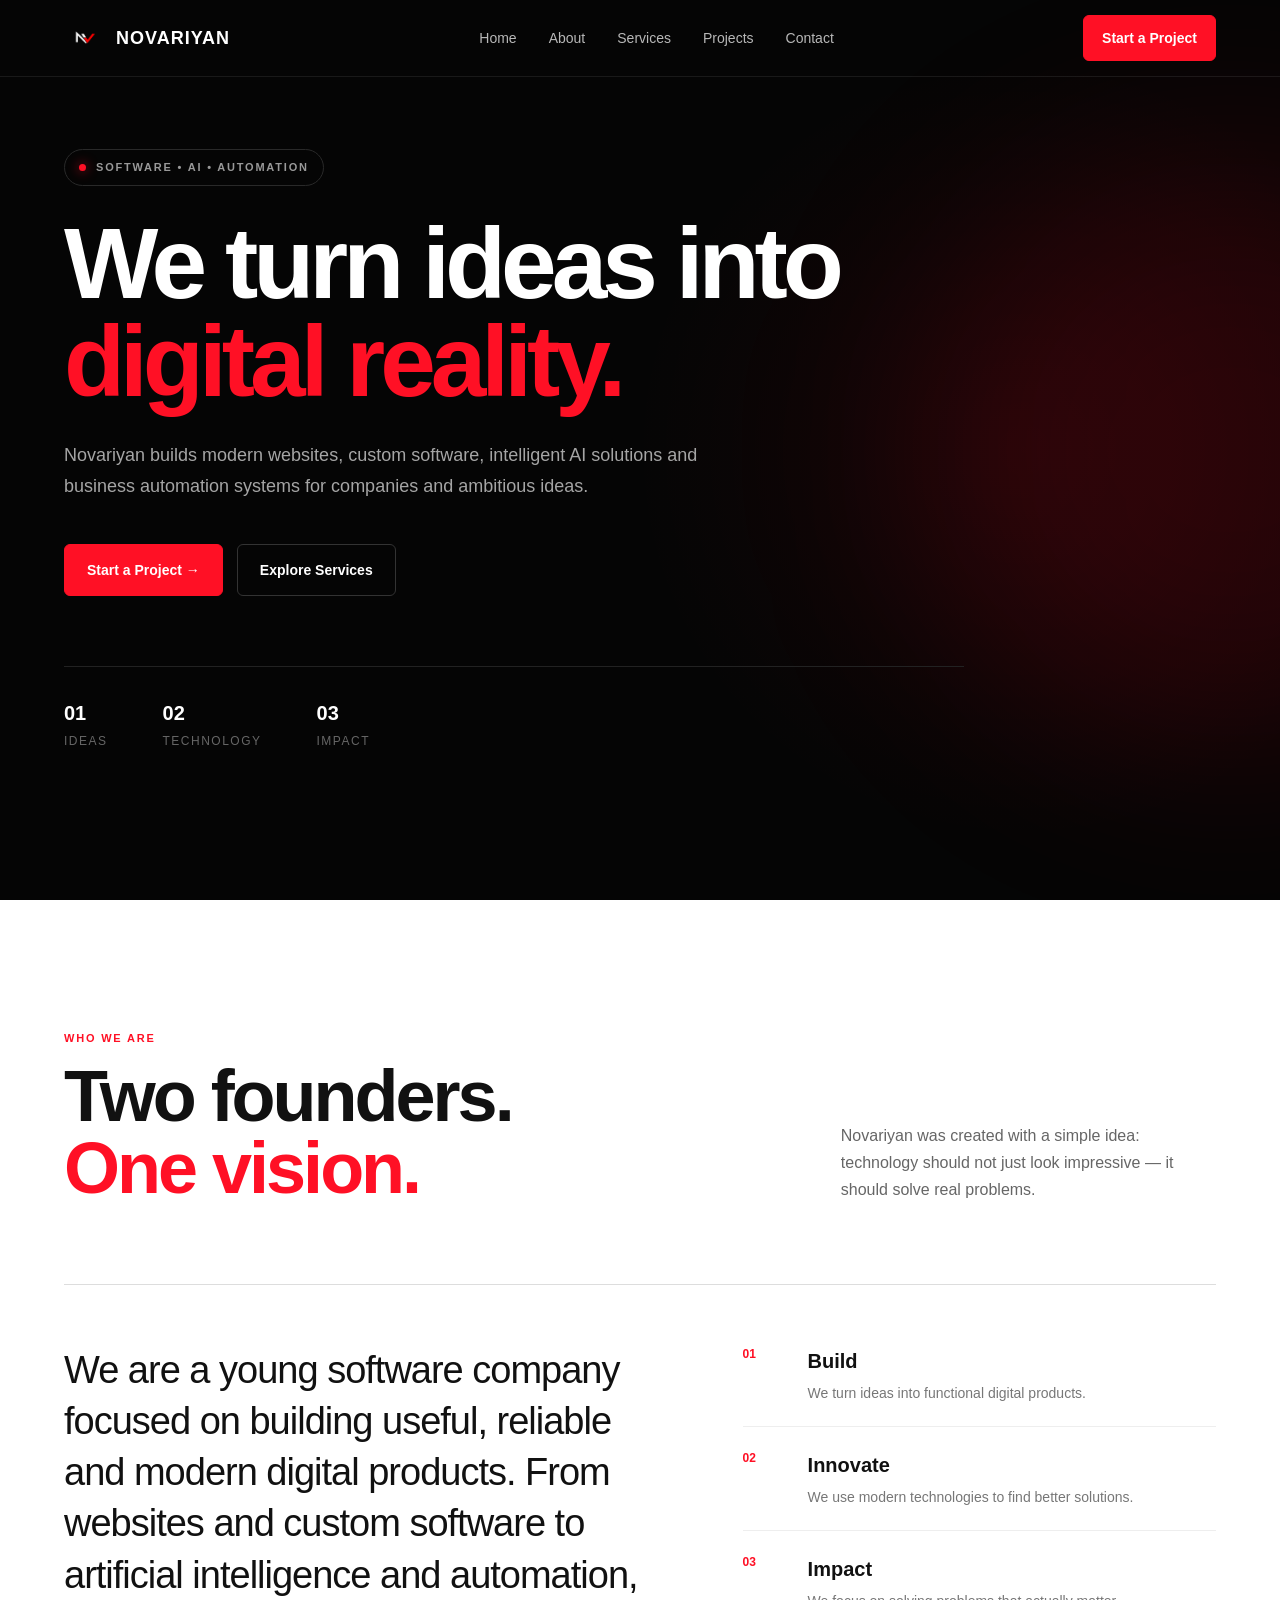
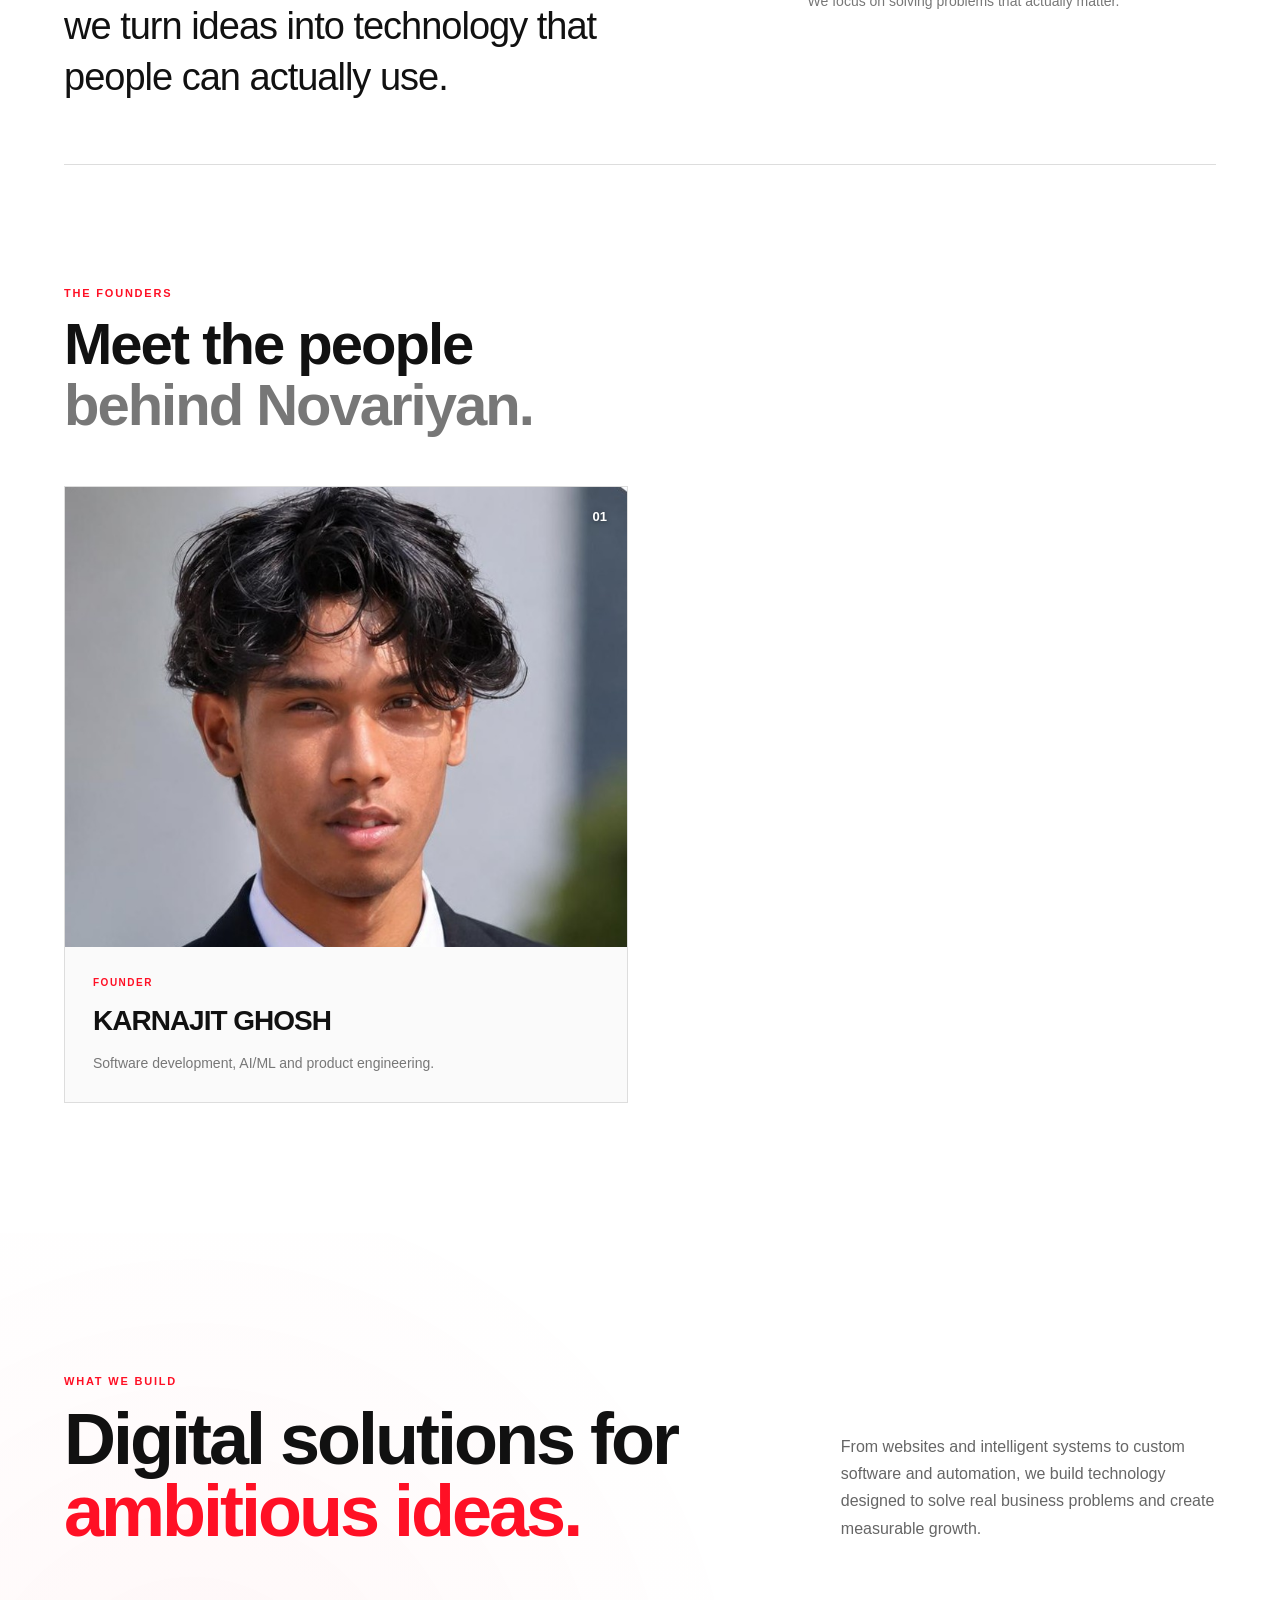
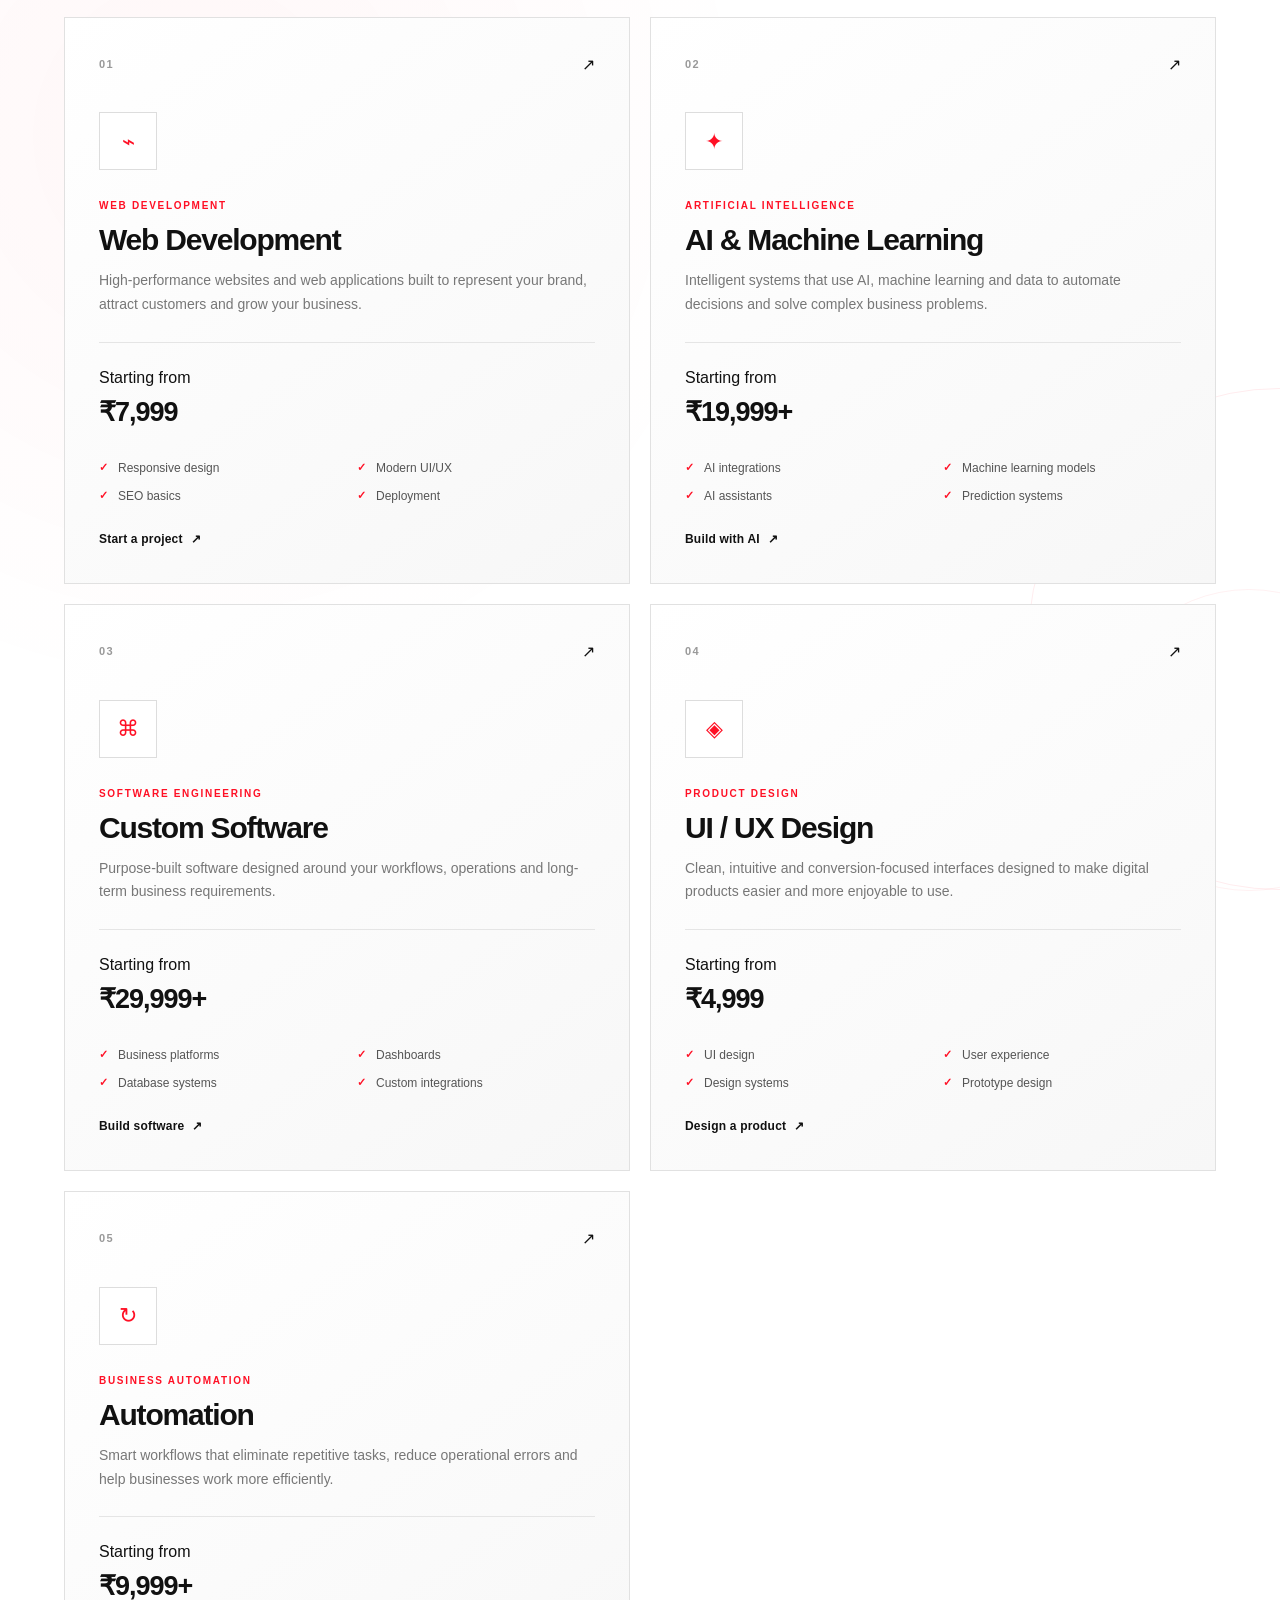
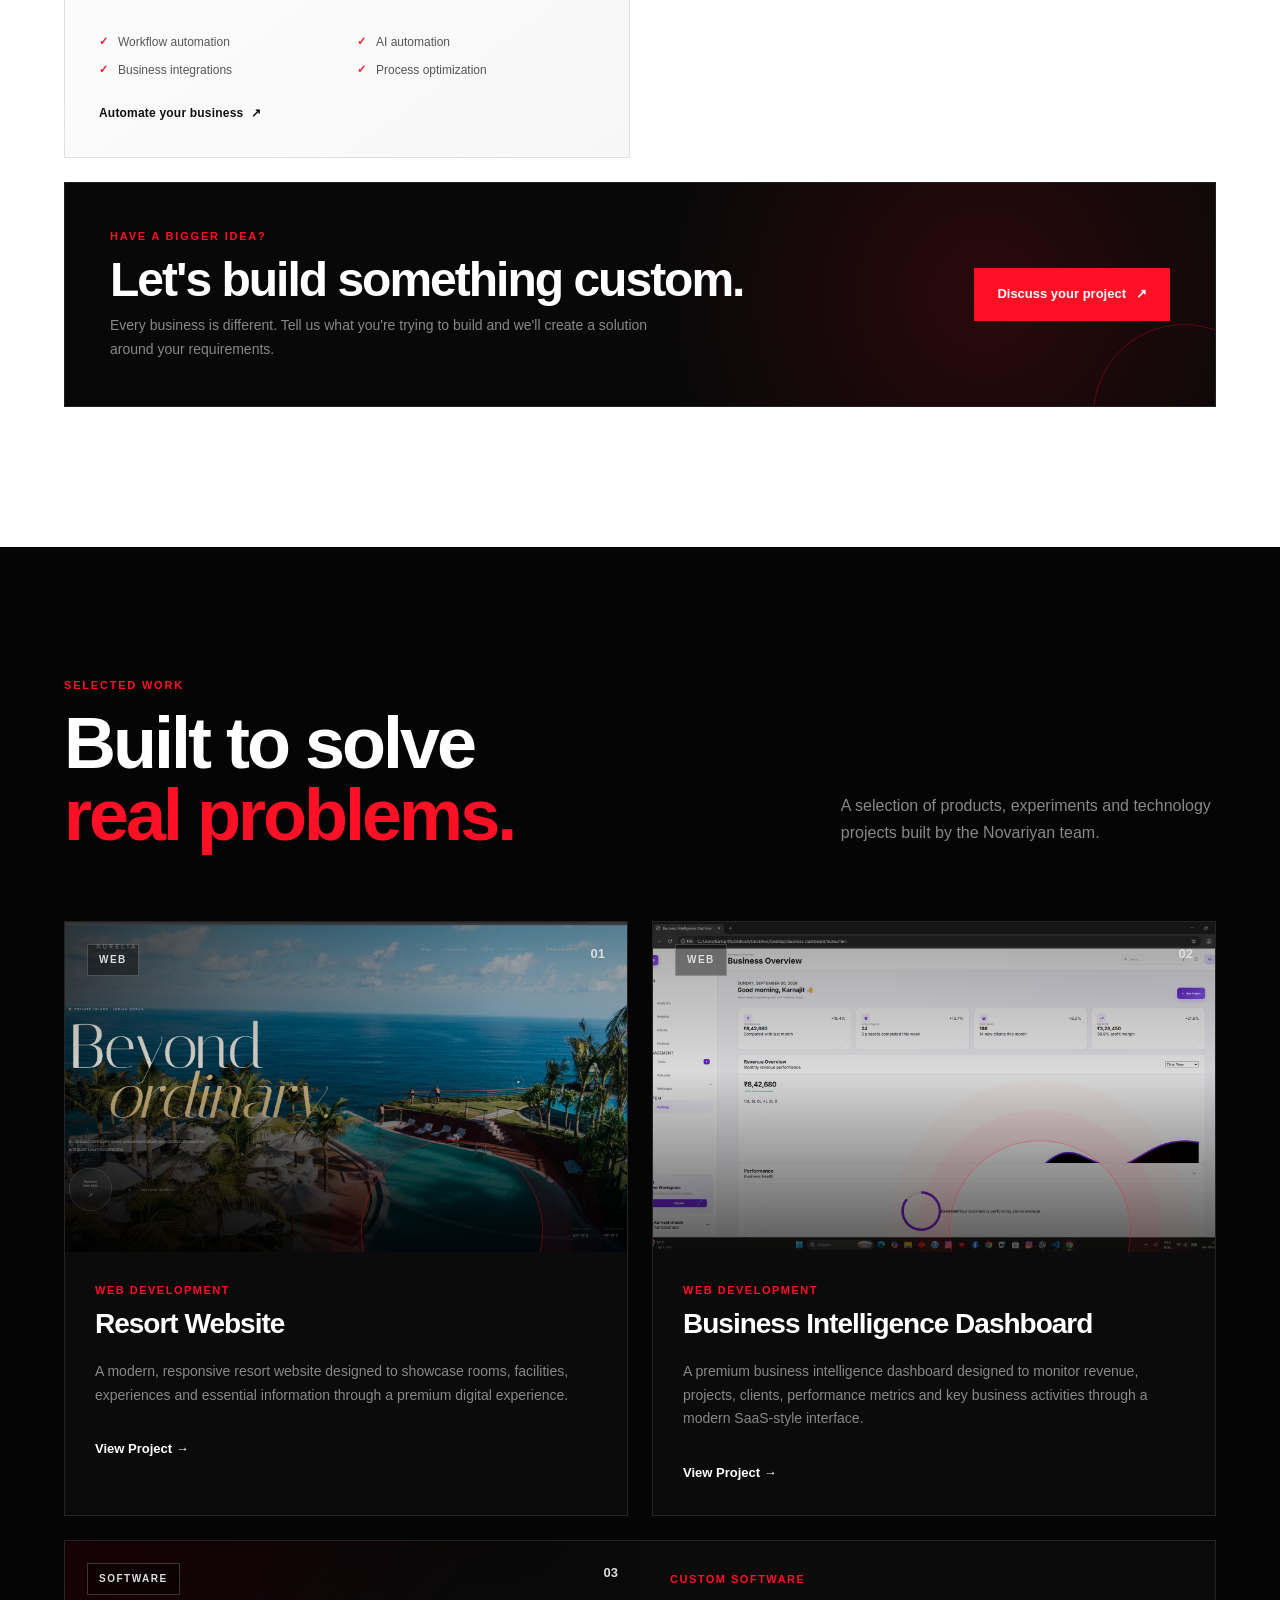
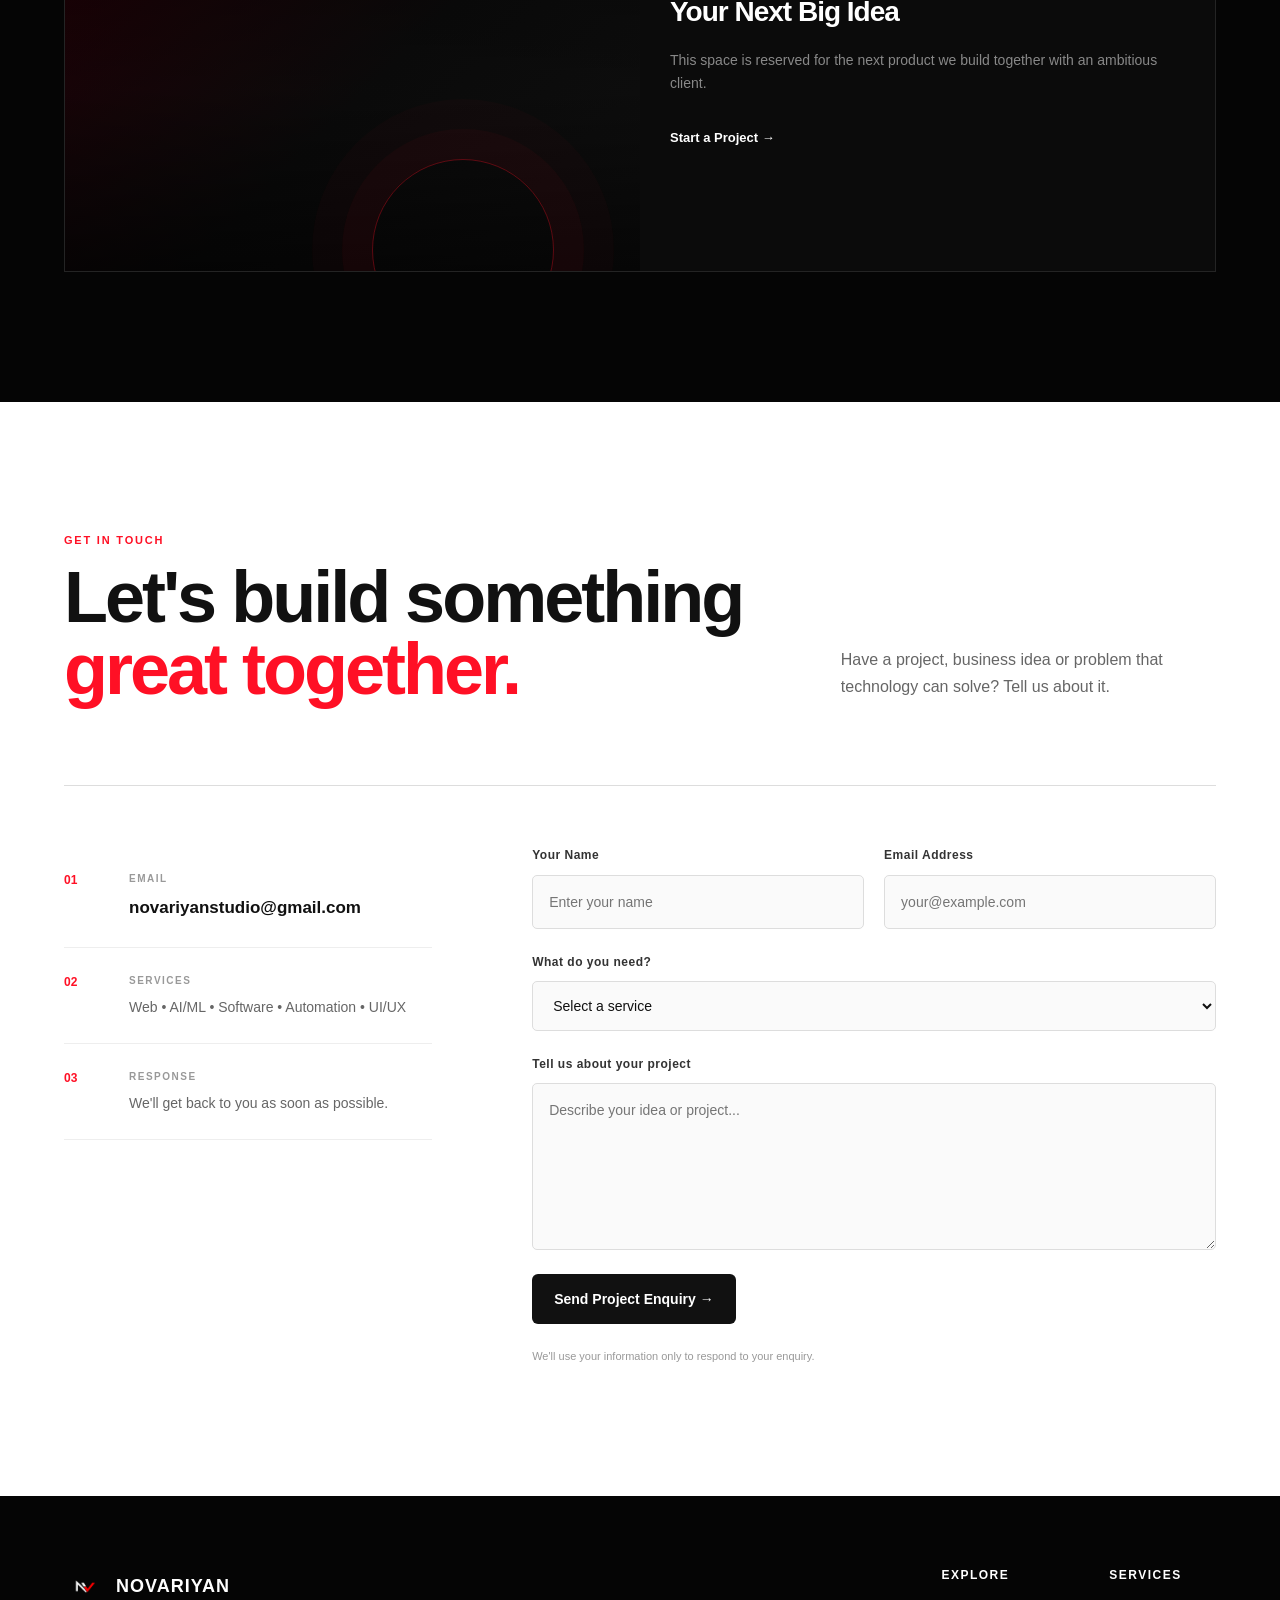
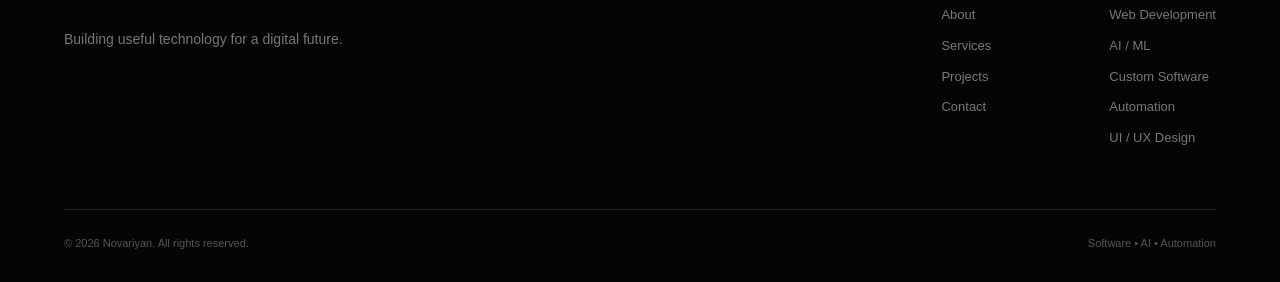
<file: index.html>
<!doctype html>
<html lang="en">

<head>
  <meta charset="UTF-8">

  <meta name="viewport" content="width=device-width, initial-scale=1.0">

  <title>Novariyan — Software, AI & Digital Solutions</title>

  <meta
    name="description"
    content="Novariyan builds modern websites, custom software, AI-powered solutions and business automation systems for ambitious ideas."
  >

  <meta
    name="keywords"
    content="Novariyan, software company, web development, AI, machine learning, custom software, automation, UI UX, digital solutions"
  >

  <meta name="author" content="Novariyan">

  <meta name="robots" content="index, follow">

  <!-- Theme -->
  <meta name="theme-color" content="#050505">

  <!-- Favicon -->
  <link rel="icon" type="image/png" href="assets/images/favicon.png">
  <link rel="apple-touch-icon" href="assets/images/favicon.png">

  <!-- Open Graph -->
  <meta property="og:type" content="website">

  <meta
    property="og:title"
    content="Novariyan — Software, AI & Digital Solutions"
  >

  <meta
    property="og:description"
    content="We turn ambitious ideas into digital reality through web development, AI, custom software and automation."
  >

  <meta
    property="og:image"
    content="assets/images/favicon.png"
  >

  <!-- Stylesheet -->
  <link rel="stylesheet" href="css/style.css">
</head>


<body>

  <!-- =====================================================
       NAVBAR
  ====================================================== -->

  <header class="navbar">

    <div class="container navbar-container">

      <!-- Logo -->
      <a href="#home" class="logo">

        <img
          src="assets/images/favicon.png"
          alt="Novariyan Logo"
        >

        <span class="logo-text">
          NOVARIYAN
        </span>

      </a>


      <!-- Desktop Navigation -->
      <nav class="nav-menu">

        <a href="#home">Home</a>

        <a href="#about">About</a>

        <a href="#services">Services</a>

        <a href="#projects">Projects</a>

        <a href="#contact">Contact</a>

      </nav>


      <!-- Desktop CTA -->
      <a href="#contact" class="nav-button">
        Start a Project
      </a>


      <!-- Mobile Menu Button -->
      <button
        class="menu-toggle"
        id="menuToggle"
        type="button"
        aria-label="Open navigation menu"
        aria-expanded="false"
        aria-controls="mobileMenu"
      >

        <span></span>
        <span></span>
        <span></span>

      </button>

    </div>


    <!-- Mobile Navigation -->
    <div class="mobile-menu" id="mobileMenu">

      <a href="#home">Home</a>

      <a href="#about">About</a>

      <a href="#services">Services</a>

      <a href="#projects">Projects</a>

      <a href="#contact">Contact</a>

    </div>

  </header>


  <!-- =====================================================
       HERO
  ====================================================== -->

  <section id="home" class="hero">

    <div class="hero-glow"></div>

    <div class="container hero-container">

      <div class="hero-content">

        <!-- Badge -->
        <div class="hero-badge">

          <span></span>

          SOFTWARE • AI • AUTOMATION

        </div>


        <!-- Heading -->
        <h1>

          We turn ideas into

          <span>
            digital reality.
          </span>

        </h1>


        <!-- Description -->
        <p class="hero-description">

          Novariyan builds modern websites, custom software,
          intelligent AI solutions and business automation systems
          for companies and ambitious ideas.

        </p>


        <!-- Buttons -->
        <div class="hero-buttons">

          <a
            href="#contact"
            class="button button-primary"
          >
            Start a Project →
          </a>

          <a
            href="#services"
            class="button button-secondary"
          >
            Explore Services
          </a>

        </div>


        <!-- Stats -->
        <div class="hero-stats">

          <div class="hero-stat">

            <strong>01</strong>

            <span>
              Ideas
            </span>

          </div>


          <div class="hero-stat">

            <strong>02</strong>

            <span>
              Technology
            </span>

          </div>


          <div class="hero-stat">

            <strong>03</strong>

            <span>
              Impact
            </span>

          </div>

        </div>

      </div>

    </div>

  </section>


  <!-- =====================================================
       ABOUT
  ====================================================== -->

  <section id="about" class="about-section">

    <div class="container">

      <!-- About Header -->
      <div class="about-header">

        <div>

          <p class="section-label">
            WHO WE ARE
          </p>

          <h2>

            Two founders.

            <span>
              One vision.
            </span>

          </h2>

        </div>


        <p class="about-intro">

          Novariyan was created with a simple idea:
          technology should not just look impressive —
          it should solve real problems.

        </p>

      </div>


      <!-- About Main -->
      <div class="about-main">

        <div class="about-statement">

          <p>

            We are a young software company focused on building
            useful, reliable and modern digital products.
            From websites and custom software to artificial
            intelligence and automation, we turn ideas into
            technology that people can actually use.

          </p>

        </div>


        <!-- Values -->
        <div class="about-values">

          <div class="value">

            <span>01</span>

            <div>

              <h3>
                Build
              </h3>

              <p>
                We turn ideas into functional digital products.
              </p>

            </div>

          </div>


          <div class="value">

            <span>02</span>

            <div>

              <h3>
                Innovate
              </h3>

              <p>
                We use modern technologies to find better solutions.
              </p>

            </div>

          </div>


          <div class="value">

            <span>03</span>

            <div>

              <h3>
                Impact
              </h3>

              <p>
                We focus on solving problems that actually matter.
              </p>

            </div>

          </div>

        </div>

      </div>


      <!-- =================================================
           FOUNDERS
      ================================================== -->

      <div class="founders">

        <div class="founders-heading">

          <p class="section-label">
            THE FOUNDERS
          </p>

          <h3>

            Meet the people

            <span>
              behind Novariyan.
            </span>

          </h3>

        </div>


        <div class="founder-grid">

          <!-- Founder 01 -->
          <article class="founder-card">

            <div class="founder-photo founder-photo-one">

              <img
                src="assets/images/karnajit.jpeg"
                alt="Karnajit Ghosh — Founder of Novariyan"
              >

              <span>
                01
              </span>

            </div>


            <div class="founder-info">

              <p class="founder-role">
                FOUNDER
              </p>

              <h3>
                KARNAJIT GHOSH
              </h3>

              <p>
                Software development, AI/ML and product engineering.
              </p>

            </div>

          </article>


          <!-- Founder 02 -->
          <!-- <article class="founder-card">

            <div class="founder-photo founder-photo-one">

              <img
                src="assets/images/ranbir.jpeg"
                alt="Ranbir Das — Senior Developer of Novariyan"
              >

              <span>
                02
              </span>

            </div>


            <div class="founder-info">

              <p class="founder-role">
                SENIOR DEVELOPER
              </p>

              <h3>
                RANBIR DAS
              </h3>

              <p>
                Technology, design and product development.
              </p>

            </div>

          </article> -->

        </div>

      </div>

    </div>

  </section>


  <!-- =====================================================
       SERVICES
  ====================================================== -->

  <section id="services" class="services-section">

    <div class="container">


      <!-- Services Header -->
      <div class="services-header">

        <div>

          <p class="section-label">
            WHAT WE BUILD
          </p>

          <h2>

            Digital solutions for

            <span>
              ambitious ideas.
            </span>

          </h2>

        </div>


        <p class="services-intro">

          From websites and intelligent systems to custom
          software and automation, we build technology designed
          to solve real business problems and create measurable growth.

        </p>

      </div>


      <!-- =================================================
           SERVICES GRID
      ================================================== -->

      <div class="services-grid">


        <!-- SERVICE 01 -->
        <article class="service-card featured">

          <div class="service-top">

            <span class="service-number">
              01
            </span>

            <span class="service-arrow">
              ↗
            </span>

          </div>


          <div class="service-icon">
            ⌁
          </div>


          <p class="service-category">
            WEB DEVELOPMENT
          </p>


          <h3>
            Web Development
          </h3>


          <p class="service-description">

            High-performance websites and web applications
            built to represent your brand, attract customers
            and grow your business.

          </p>


          <div class="service-price">

            <span>
              Starting from
            </span>

            <strong>
              ₹7,999
            </strong>

          </div>


          <ul class="service-features">

            <li>
              Responsive design
            </li>

            <li>
              Modern UI/UX
            </li>

            <li>
              SEO basics
            </li>

            <li>
              Deployment
            </li>

          </ul>


          <a
            href="#contact"
            class="service-link"
          >

            Start a project

            <span>
              ↗
            </span>

          </a>

        </article>


        <!-- SERVICE 02 -->
        <article class="service-card">

          <div class="service-top">

            <span class="service-number">
              02
            </span>

            <span class="service-arrow">
              ↗
            </span>

          </div>


          <div class="service-icon">
            ✦
          </div>


          <p class="service-category">
            ARTIFICIAL INTELLIGENCE
          </p>


          <h3>
            AI & Machine Learning
          </h3>


          <p class="service-description">

            Intelligent systems that use AI, machine learning
            and data to automate decisions and solve complex
            business problems.

          </p>


          <div class="service-price">

            <span>
              Starting from
            </span>

            <strong>
              ₹19,999+
            </strong>

          </div>


          <ul class="service-features">

            <li>
              AI integrations
            </li>

            <li>
              Machine learning models
            </li>

            <li>
              AI assistants
            </li>

            <li>
              Prediction systems
            </li>

          </ul>


          <a
            href="#contact"
            class="service-link"
          >

            Build with AI

            <span>
              ↗
            </span>

          </a>

        </article>


        <!-- SERVICE 03 -->
        <article class="service-card">

          <div class="service-top">

            <span class="service-number">
              03
            </span>

            <span class="service-arrow">
              ↗
            </span>

          </div>


          <div class="service-icon">
            ⌘
          </div>


          <p class="service-category">
            SOFTWARE ENGINEERING
          </p>


          <h3>
            Custom Software
          </h3>


          <p class="service-description">

            Purpose-built software designed around your workflows,
            operations and long-term business requirements.

          </p>


          <div class="service-price">

            <span>
              Starting from
            </span>

            <strong>
              ₹29,999+
            </strong>

          </div>


          <ul class="service-features">

            <li>
              Business platforms
            </li>

            <li>
              Dashboards
            </li>

            <li>
              Database systems
            </li>

            <li>
              Custom integrations
            </li>

          </ul>


          <a
            href="#contact"
            class="service-link"
          >

            Build software

            <span>
              ↗
            </span>

          </a>

        </article>


        <!-- SERVICE 04 -->
        <article class="service-card">

          <div class="service-top">

            <span class="service-number">
              04
            </span>

            <span class="service-arrow">
              ↗
            </span>

          </div>


          <div class="service-icon">
            ◈
          </div>


          <p class="service-category">
            PRODUCT DESIGN
          </p>


          <h3>
            UI / UX Design
          </h3>


          <p class="service-description">

            Clean, intuitive and conversion-focused interfaces
            designed to make digital products easier and more
            enjoyable to use.

          </p>


          <div class="service-price">

            <span>
              Starting from
            </span>

            <strong>
              ₹4,999
            </strong>

          </div>


          <ul class="service-features">

            <li>
              UI design
            </li>

            <li>
              User experience
            </li>

            <li>
              Design systems
            </li>

            <li>
              Prototype design
            </li>

          </ul>


          <a
            href="#contact"
            class="service-link"
          >

            Design a product

            <span>
              ↗
            </span>

          </a>

        </article>


        <!-- SERVICE 05 -->
        <article class="service-card">

          <div class="service-top">

            <span class="service-number">
              05
            </span>

            <span class="service-arrow">
              ↗
            </span>

          </div>


          <div class="service-icon">
            ↻
          </div>


          <p class="service-category">
            BUSINESS AUTOMATION
          </p>


          <h3>
            Automation
          </h3>


          <p class="service-description">

            Smart workflows that eliminate repetitive tasks,
            reduce operational errors and help businesses
            work more efficiently.

          </p>


          <div class="service-price">

            <span>
              Starting from
            </span>

            <strong>
              ₹9,999+
            </strong>

          </div>


          <ul class="service-features">

            <li>
              Workflow automation
            </li>

            <li>
              AI automation
            </li>

            <li>
              Business integrations
            </li>

            <li>
              Process optimization
            </li>

          </ul>


          <a
            href="#contact"
            class="service-link"
          >

            Automate your business

            <span>
              ↗
            </span>

          </a>

        </article>

      </div>


      <!-- =================================================
           CUSTOM PROJECT CTA
      ================================================== -->

      <div class="services-cta">

        <div class="cta-content">

          <p class="section-label">
            HAVE A BIGGER IDEA?
          </p>


          <h3>

            Let's build something

            <span>
              custom.
            </span>

          </h3>


          <p>

            Every business is different. Tell us what you're
            trying to build and we'll create a solution around
            your requirements.

          </p>

        </div>


        <a
          href="#contact"
          class="cta-button"
        >

          Discuss your project

          <span>
            ↗
          </span>

        </a>

      </div>

    </div>

  </section>


  <!-- =====================================================
       PROJECTS
  ====================================================== -->

  <section id="projects" class="projects-section">

    <div class="container">


      <!-- Projects Header -->
      <div class="projects-header">

        <div>

          <p class="section-label">
            SELECTED WORK
          </p>

          <h2>

            Built to solve

            <span>
              real problems.
            </span>

          </h2>

        </div>


        <p>

          A selection of products, experiments and technology
          projects built by the Novariyan team.

        </p>

      </div>


      <!-- Projects Grid -->
      <div class="projects-grid">


        <!-- PROJECT 01 -->
        <article class="project-card">

          <div class="project-visual project-one">

            <img
              src="assets/images/resort-website.png"
              alt="Novariyan Resort Website"
              class="project-image"
            >

            <span class="project-tag">
              WEB
            </span>

            <span class="project-number">
              01
            </span>

          </div>


          <div class="project-content">

            <div>

              <p class="project-category">
                Web Development
              </p>

              <h3>
                Resort Website
              </h3>

            </div>


            <p class="project-description">

              A modern, responsive resort website designed
              to showcase rooms, facilities, experiences and
              essential information through a premium digital
              experience.

            </p>


            <a
              href="https://novariyan-studio.github.io/resort-website/"
              target="_blank"
              rel="noopener noreferrer"
              class="project-link"
            >

              View Project →

            </a>

          </div>

        </article>


        <!-- PROJECT 02 -->
        <article class="project-card">

          <div class="project-visual project-two">

            <img
              src="assets/images/business-dashboard.png"
              alt="Novariyan Business Intelligence Dashboard"
              class="project-image"
            >

            <span class="project-tag">
              WEB
            </span>

            <span class="project-number">
              02
            </span>

          </div>


          <div class="project-content">

            <div>

              <p class="project-category">
                Web Development
              </p>

              <h3>
                Business Intelligence Dashboard
              </h3>

            </div>


            <p class="project-description">

              A premium business intelligence dashboard designed
              to monitor revenue, projects, clients, performance
              metrics and key business activities through a modern
              SaaS-style interface.

            </p>


            <a
              href="https://novariyan-studio.github.io/business-dashboard/"
              target="_blank"
              rel="noopener noreferrer"
              class="project-link"
            >

              View Project →

            </a>

          </div>

        </article>


        <!-- PROJECT 03 -->
        <article class="project-card">

          <div class="project-visual project-three">

            <span class="project-tag">
              SOFTWARE
            </span>

            <span class="project-number">
              03
            </span>

          </div>


          <div class="project-content">

            <div>

              <p class="project-category">
                Custom Software
              </p>

              <h3>
                Your Next Big Idea
              </h3>

            </div>


            <p class="project-description">

              This space is reserved for the next product
              we build together with an ambitious client.

            </p>


            <a
              href="#contact"
              class="project-link"
            >

              Start a Project →

            </a>

          </div>

        </article>

      </div>

    </div>

  </section>


  <!-- =====================================================
       CONTACT
  ====================================================== -->

  <section id="contact" class="contact-section">

    <div class="container">


      <!-- Contact Header -->
      <div class="contact-header">

        <div>

          <p class="section-label">
            GET IN TOUCH
          </p>

          <h2>

            Let's build something

            <span>
              great together.
            </span>

          </h2>

        </div>


        <p>

          Have a project, business idea or problem that
          technology can solve? Tell us about it.

        </p>

      </div>


      <!-- Contact Grid -->
      <div class="contact-grid">


        <!-- Contact Information -->
        <div class="contact-info">


          <!-- Email -->
          <div class="contact-item">

            <span class="contact-number">
              01
            </span>

            <div>

              <p class="contact-label">
                EMAIL
              </p>

              <a href="mailto:novariyanstudio@gmail.com">
                novariyanstudio@gmail.com
              </a>

            </div>

          </div>


          <!-- Services -->
          <div class="contact-item">

            <span class="contact-number">
              02
            </span>

            <div>

              <p class="contact-label">
                SERVICES
              </p>

              <p>
                Web • AI/ML • Software • Automation • UI/UX
              </p>

            </div>

          </div>


          <!-- Response -->
          <div class="contact-item">

            <span class="contact-number">
              03
            </span>

            <div>

              <p class="contact-label">
                RESPONSE
              </p>

              <p>
                We'll get back to you as soon as possible.
              </p>

            </div>

          </div>

        </div>


        <!-- Contact Form -->
        <form
          class="contact-form"
          id="contactForm"
          action="https://api.web3forms.com/submit"
          method="POST"
        >

          <input
            type="hidden"
            name="access_key"
            value="26665275-7b5a-4170-8642-8c6116ee879b"
          >

          <input
            type="hidden"
            name="subject"
            value="New Novariyan Project Enquiry"
          >

          <input
            type="hidden"
            name="from_name"
            value="Novariyan Website"
          >


          <!-- Name + Email -->
          <div class="form-row">


            <div class="form-group">

              <label for="name">
                Your Name
              </label>

              <input
                type="text"
                id="name"
                name="name"
                placeholder="Enter your name"
                autocomplete="name"
                required
              >

            </div>


            <div class="form-group">

              <label for="email">
                Email Address
              </label>

              <input
                type="email"
                id="email"
                name="email"
                placeholder="your@example.com"
                autocomplete="email"
                required
              >

            </div>

          </div>


          <!-- Service -->
          <div class="form-group">

            <label for="service">
              What do you need?
            </label>

            <select
              id="service"
              name="service"
            >

              <option value="">
                Select a service
              </option>

              <option value="web">
                Web Development
              </option>

              <option value="ai">
                AI / Machine Learning
              </option>

              <option value="software">
                Custom Software
              </option>

              <option value="design">
                UI / UX Design
              </option>

              <option value="automation">
                Automation
              </option>

              <option value="other">
                Other
              </option>

            </select>

          </div>


          <!-- Message -->
          <div class="form-group">

            <label for="message">
              Tell us about your project
            </label>

            <textarea
              id="message"
              name="message"
              rows="6"
              placeholder="Describe your idea or project..."
              required
            ></textarea>

          </div>


          <!-- Submit -->
          <button
            type="submit"
            class="button button-primary"
          >

            Send Project Enquiry →

          </button>


          <p class="form-note">

            We'll use your information only to respond to your enquiry.

          </p>

        </form>

      </div>

    </div>

  </section>


  <!-- =====================================================
       FOOTER
  ====================================================== -->

  <footer class="footer">

    <div class="container">


      <!-- Footer Top -->
      <div class="footer-top">


        <!-- Footer Brand -->
        <div class="footer-brand">

          <a
            href="#home"
            class="logo"
          >

            <img
              src="assets/images/favicon.png"
              alt="Novariyan Logo"
            >

            <span class="logo-text">
              NOVARIYAN
            </span>

          </a>


          <p>
            Building useful technology for a digital future.
          </p>

        </div>


        <!-- Footer Links -->
        <div class="footer-links">


          <!-- Explore -->
          <div>

            <h4>
              Explore
            </h4>

            <a href="#about">
              About
            </a>

            <a href="#services">
              Services
            </a>

            <a href="#projects">
              Projects
            </a>

            <a href="#contact">
              Contact
            </a>

          </div>


          <!-- Services -->
          <div>

            <h4>
              Services
            </h4>

            <a href="#services">
              Web Development
            </a>

            <a href="#services">
              AI / ML
            </a>

            <a href="#services">
              Custom Software
            </a>

            <a href="#services">
              Automation
            </a>

            <a href="#services">
              UI / UX Design
            </a>

          </div>

        </div>

      </div>


      <!-- Footer Bottom -->
      <div class="footer-bottom">

        <p>
          © 2026 Novariyan. All rights reserved.
        </p>

        <p>
          Software • AI • Automation
        </p>

      </div>

    </div>

  </footer>


  <!-- =====================================================
       JAVASCRIPT
  ====================================================== -->

  <script src="js/script.js"></script>

</body>

</html>
</file>
<file: css/style.css>
/* ========================================
   NOVARIYAN
   GLOBAL STYLES
   Premium Red / Black / White
======================================== */


/* ========================================
   RESET
======================================== */

* {
    margin: 0;
    padding: 0;
    box-sizing: border-box;
}

html {
    scroll-behavior: smooth;
    scroll-padding-top: 80px;
}

body {
    font-family: Arial, Helvetica, sans-serif;
    background: #ffffff;
    color: #111111;
    line-height: 1.6;
    overflow-x: hidden;
}

a {
    text-decoration: none;
    color: inherit;
}

button,
input,
select,
textarea {
    font: inherit;
}

img {
    max-width: 100%;
}

.container {
    width: min(1200px, 90%);
    margin: 0 auto;
}


/* ========================================
   NAVBAR
======================================== */

.navbar {
    position: absolute;
    top: 0;
    left: 0;

    width: 100%;
    min-height: 76px;

    z-index: 9999;

    background: transparent;

    border-bottom: 1px solid rgba(255, 255, 255, 0.08);
}

.navbar-container {
    min-height: 76px;

    display: flex;
    align-items: center;
    justify-content: space-between;
}


/* Logo */

.logo {
    display: flex;
    align-items: center;

    gap: 10px;

    position: relative;
    z-index: 10001;
}

.logo img {
    width: 42px;
    height: 42px;

    object-fit: contain;
    display: block;
}

.logo-text {
    color: #ffffff;

    font-size: 18px;
    font-weight: 700;

    letter-spacing: 1px;
}


/* Desktop Navigation */

.nav-menu {
    display: flex;
    align-items: center;

    gap: 32px;
}

.nav-menu a {
    position: relative;

    color: #b8b8b8;

    font-size: 14px;
    font-weight: 500;

    transition: color 0.2s ease;
}

.nav-menu a::after {
    content: "";

    position: absolute;

    left: 0;
    bottom: -7px;

    width: 0;
    height: 1px;

    background: #ff1025;

    transition: width 0.25s ease;
}

.nav-menu a:hover {
    color: #ffffff;
}

.nav-menu a:hover::after {
    width: 100%;
}


/* Navbar CTA */

.nav-button {
    display: inline-flex;

    align-items: center;
    justify-content: center;

    padding: 11px 18px;

    background: #ff1025;

    color: #ffffff;

    border: 1px solid #ff1025;
    border-radius: 6px;

    font-size: 14px;
    font-weight: 600;

    transition:
        background 0.2s ease,
        border-color 0.2s ease,
        transform 0.2s ease,
        box-shadow 0.2s ease;
}

.nav-button:hover {
    background: #d90018;
    border-color: #d90018;

    transform: translateY(-2px);

    box-shadow: 0 8px 25px rgba(255, 16, 37, 0.2);
}


/* ========================================
   MOBILE MENU BUTTON
======================================== */

.menu-toggle {
    display: none;

    width: 42px;
    height: 42px;

    padding: 0;

    border: 1px solid rgba(255, 255, 255, 0.2);
    border-radius: 6px;

    background: rgba(0, 0, 0, 0.25);

    align-items: center;
    justify-content: center;

    flex-direction: column;

    gap: 5px;

    cursor: pointer;

    position: relative;
    z-index: 10001;

    transition:
        background 0.2s ease,
        border-color 0.2s ease;
}

.menu-toggle:hover {
    background: rgba(255, 16, 37, 0.1);

    border-color: rgba(255, 16, 37, 0.5);
}

.menu-toggle span {
    display: block;

    width: 20px;
    height: 2px;

    background: #ffffff;

    border-radius: 10px;

    transition:
        transform 0.25s ease,
        opacity 0.25s ease;
}

.menu-toggle.active span:nth-child(1) {
    transform: translateY(7px) rotate(45deg);
}

.menu-toggle.active span:nth-child(2) {
    opacity: 0;
}

.menu-toggle.active span:nth-child(3) {
    transform: translateY(-7px) rotate(-45deg);
}


/* ========================================
   MOBILE NAVIGATION
======================================== */

.mobile-menu {
    display: none;

    width: 100%;

    padding: 10px 5% 25px;

    background: rgba(5, 5, 5, 0.98);

    border-top: 1px solid rgba(255, 255, 255, 0.08);

    backdrop-filter: blur(18px);
    -webkit-backdrop-filter: blur(18px);
}

.mobile-menu.active {
    display: block;
}

.mobile-menu a {
    display: block;

    padding: 15px 0;

    border-bottom: 1px solid rgba(255, 255, 255, 0.08);

    color: #aaaaaa;

    font-size: 15px;
    font-weight: 600;

    transition:
        color 0.2s ease,
        padding-left 0.2s ease;
}

.mobile-menu a:last-child {
    border-bottom: none;
}

.mobile-menu a:hover {
    color: #ff1025;
    padding-left: 5px;
}


/* ========================================
   HERO
======================================== */

.hero {
    position: relative;

    min-height: 100vh;

    display: flex;
    align-items: center;

    overflow: hidden;

    background:
        radial-gradient(
            circle at 80% 50%,
            rgba(255, 16, 37, 0.07),
            transparent 35%
        ),
        #050505;

    color: #ffffff;
}

.hero-container {
    position: relative;
    z-index: 2;

    padding: 120px 0;
}

.hero-content {
    max-width: 900px;
}


/* Hero Glow */

.hero-glow {
    position: absolute;

    width: 600px;
    height: 600px;

    right: -250px;
    top: 50%;

    transform: translateY(-50%);

    background: rgba(255, 0, 30, 0.12);

    border-radius: 50%;

    filter: blur(100px);

    pointer-events: none;
}


/* Badge */

.hero-badge {
    display: inline-flex;

    align-items: center;

    gap: 10px;

    margin-bottom: 28px;

    padding: 9px 14px;

    border: 1px solid #292929;
    border-radius: 100px;

    color: #999999;

    font-size: 11px;
    font-weight: 700;

    letter-spacing: 1.8px;
}

.hero-badge span {
    width: 7px;
    height: 7px;

    background: #ff1025;

    border-radius: 50%;

    box-shadow:
        0 0 12px rgba(255, 16, 37, 0.8);
}


/* Hero Heading */

.hero h1 {
    max-width: 950px;

    margin-bottom: 30px;

    font-size: clamp(52px, 8vw, 100px);

    line-height: 0.98;

    letter-spacing: -5px;
}

.hero h1 span {
    display: block;

    color: #ff1025;
}


/* Hero Description */

.hero-description {
    max-width: 680px;

    margin-bottom: 42px;

    color: #a5a5a5;

    font-size: 18px;

    line-height: 1.7;
}


/* Hero Buttons */

.hero-buttons {
    display: flex;

    gap: 14px;

    flex-wrap: wrap;

    margin-bottom: 70px;
}

.hero .button-primary {
    background: #ff1025;

    color: #ffffff;

    border: 1px solid #ff1025;
}

.hero .button-primary:hover {
    background: #d90018;

    border-color: #d90018;
}

.hero .button-secondary {
    border: 1px solid #333333;

    color: #ffffff;
}

.hero .button-secondary:hover {
    background: #151515;

    border-color: #555555;
}


/* Hero Stats */

.hero-stats {
    display: flex;

    gap: 55px;

    padding-top: 30px;

    border-top: 1px solid #222222;
}

.hero-stat {
    display: flex;

    flex-direction: column;

    gap: 3px;
}

.hero-stat strong {
    color: #ffffff;

    font-size: 20px;
}

.hero-stat span {
    color: #666666;

    font-size: 12px;

    text-transform: uppercase;

    letter-spacing: 1.5px;
}


/* ========================================
   BUTTONS
======================================== */

.button {
    display: inline-block;

    padding: 14px 22px;

    border-radius: 6px;

    font-size: 14px;
    font-weight: 600;

    transition:
        background 0.2s ease,
        border-color 0.2s ease,
        color 0.2s ease,
        transform 0.2s ease,
        box-shadow 0.2s ease;
}

.button:hover {
    transform: translateY(-2px);
}

.button-primary {
    background: #111111;

    color: #ffffff;
}

.button-primary:hover {
    background: #333333;
}

.button-secondary {
    border: 1px solid #cccccc;

    color: #111111;
}

.button-secondary:hover {
    background: #eeeeee;
}


/* ========================================
   GENERAL SECTION
======================================== */

.section {
    padding: 120px 0;
}

.section h2 {
    max-width: 800px;

    margin-bottom: 25px;

    font-size: clamp(38px, 5vw, 64px);

    line-height: 1.1;

    letter-spacing: -2px;
}

.section-description {
    max-width: 700px;

    color: #666666;

    font-size: 18px;
}


/* ========================================
   ABOUT
======================================== */

.about-section {
    padding: 130px 0;

    background: #ffffff;

    color: #111111;
}

.about-header {
    display: grid;

    grid-template-columns: 1.3fr 0.7fr;

    gap: 80px;

    align-items: end;

    margin-bottom: 80px;
}

.section-label {
    margin-bottom: 12px;

    color: #ff1025;

    font-size: 11px;

    font-weight: 700;

    letter-spacing: 1.8px;
}

.about-header h2 {
    margin: 0;

    max-width: 700px;

    font-size: clamp(42px, 6vw, 72px);

    line-height: 1;

    letter-spacing: -3px;
}

.about-header h2 span {
    display: block;

    color: #ff1025;
}

.about-intro {
    max-width: 420px;

    color: #666666;

    font-size: 16px;

    line-height: 1.7;
}


/* About Main */

.about-main {
    display: grid;

    grid-template-columns: 1.1fr 0.9fr;

    gap: 100px;

    padding: 60px 0;

    border-top: 1px solid #dddddd;
    border-bottom: 1px solid #dddddd;
}

.about-statement p {
    max-width: 720px;

    font-size: clamp(24px, 3vw, 38px);

    line-height: 1.35;

    letter-spacing: -1px;
}


/* Values */

.about-values {
    display: flex;

    flex-direction: column;
}

.value {
    display: grid;

    grid-template-columns: 45px 1fr;

    gap: 20px;

    padding: 22px 0;

    border-bottom: 1px solid #eeeeee;
}

.value:first-child {
    padding-top: 0;
}

.value:last-child {
    border-bottom: none;
}

.value > span {
    color: #ff1025;

    font-size: 12px;
    font-weight: 700;
}

.value h3 {
    margin-bottom: 5px;

    font-size: 20px;
}

.value p {
    color: #777777;

    font-size: 14px;

    line-height: 1.6;
}


/* ========================================
   FOUNDERS
======================================== */

.founders {
    margin-top: 120px;
}

.founders-heading {
    margin-bottom: 50px;
}

.founders-heading h3 {
    max-width: 600px;

    font-size: clamp(34px, 5vw, 58px);

    line-height: 1.05;

    letter-spacing: -2px;
}

.founders-heading h3 span {
    color: #777777;
}

.founder-grid {
    display: grid;

    grid-template-columns: repeat(2, 1fr);

    gap: 24px;
}

.founder-card {
    overflow: hidden;

    border: 1px solid #dddddd;

    background: #fafafa;

    transition:
        transform 0.3s ease,
        border-color 0.3s ease,
        box-shadow 0.3s ease;
}

.founder-card:hover {
    transform: translateY(-5px);

    border-color: #bbbbbb;

    box-shadow:
        0 20px 50px rgba(0, 0, 0, 0.08);
}


/* Founder Photos */

.founder-photo {
    position: relative;

    width: 100%;
    height: 460px;

    overflow: hidden;

    background: #111111;
}

.founder-photo img {
    width: 100%;
    height: 100%;

    display: block;

    object-fit: cover;

    object-position: center top;

    transition: transform 0.4s ease;
}

.founder-card:hover .founder-photo img {
    transform: scale(1.04);
}

.founder-photo span {
    position: absolute;

    top: 20px;
    right: 20px;

    z-index: 2;

    color: #ffffff;

    font-size: 13px;
    font-weight: 700;

    text-shadow:
        0 1px 5px rgba(0, 0, 0, 0.5);
}

.founder-photo-one {
    background:
        radial-gradient(
            circle at 70% 30%,
            rgba(255, 16, 37, 0.35),
            transparent 30%
        ),
        #111111;
}

.founder-photo-two {
    background:
        radial-gradient(
            circle at 30% 40%,
            rgba(255, 16, 37, 0.25),
            transparent 30%
        ),
        #111111;
}


/* Founder Info */

.founder-info {
    padding: 28px;
}

.founder-role {
    margin-bottom: 8px;

    color: #ff1025;

    font-size: 10px;
    font-weight: 700;

    letter-spacing: 1.5px;
}

.founder-info h3 {
    margin-bottom: 8px;

    font-size: 28px;

    letter-spacing: -1px;
}

.founder-info > p:last-child {
    max-width: 400px;

    color: #777777;

    font-size: 14px;
}


/* ========================================
   SERVICES
   PREMIUM PACKAGE CARDS
======================================== */

.services-section {
    position: relative;

    padding: 140px 0;

    background:
        radial-gradient(
            circle at 15% 20%,
            rgba(255, 16, 37, 0.035),
            transparent 25%
        ),
        #ffffff;

    color: #111111;

    overflow: hidden;
}


/* subtle background line */

.services-section::before {
    content: "";

    position: absolute;

    width: 500px;
    height: 500px;

    right: -250px;
    top: 30%;

    border: 1px solid rgba(255, 16, 37, 0.08);

    border-radius: 50%;

    pointer-events: none;
}

.services-section::after {
    content: "";

    position: absolute;

    width: 300px;
    height: 300px;

    right: -120px;
    top: 38%;

    border: 1px solid rgba(255, 16, 37, 0.06);

    border-radius: 50%;

    pointer-events: none;
}


/* Services Header */

.services-header {
    position: relative;
    z-index: 2;

    display: grid;

    grid-template-columns: 1.3fr 0.7fr;

    gap: 80px;

    align-items: end;

    margin-bottom: 70px;
}

.services-header h2 {
    margin: 0;

    max-width: 700px;

    font-size: clamp(42px, 6vw, 72px);

    line-height: 1;

    letter-spacing: -3px;
}

.services-header h2 span {
    display: block;

    color: #ff1025;
}

.services-intro {
    max-width: 420px;

    margin-bottom: 5px;

    color: #666666;

    font-size: 16px;

    line-height: 1.7;
}


/* ========================================
   SERVICE GRID
======================================== */

.services-grid {
    position: relative;
    z-index: 2;

    display: grid;

    grid-template-columns: repeat(2, 1fr);

    gap: 20px;
}


/* ========================================
   SERVICE CARD
======================================== */

.service-card {
    position: relative;

    min-height: 530px;

    padding: 34px;

    overflow: hidden;

    display: flex;
    flex-direction: column;

    border: 1px solid #e1e1e1;

    background:
        linear-gradient(
            145deg,
            #ffffff 0%,
            #fafafa 65%,
            #f7f7f7 100%
        );

    transition:
        transform 0.35s ease,
        border-color 0.35s ease,
        box-shadow 0.35s ease;
}


/* red glow */

.service-card::before {
    content: "";

    position: absolute;

    width: 180px;
    height: 180px;

    top: -100px;
    right: -80px;

    border-radius: 50%;

    background: rgba(255, 16, 37, 0.08);

    filter: blur(25px);

    opacity: 0;

    transition: opacity 0.35s ease;
}


/* red top line */

.service-card::after {
    content: "";

    position: absolute;

    left: 0;
    top: 0;

    width: 0;
    height: 2px;

    background: #ff1025;

    transition: width 0.35s ease;
}

.service-card:hover {
    transform: translateY(-8px);

    border-color: rgba(255, 16, 37, 0.35);

    box-shadow:
        0 25px 70px rgba(0, 0, 0, 0.09);
}

.service-card:hover::before {
    opacity: 1;
}

.service-card:hover::after {
    width: 100%;
}


/* ========================================
   SERVICE TOP
======================================== */

.service-top {
    position: relative;
    z-index: 2;

    display: flex;

    align-items: center;

    justify-content: space-between;

    margin-bottom: 35px;
}

.service-number {
    color: #999999;

    font-size: 11px;

    font-weight: 700;

    letter-spacing: 1.5px;
}

.service-status {
    display: inline-flex;

    align-items: center;

    gap: 7px;

    color: #888888;

    font-size: 9px;

    font-weight: 700;

    letter-spacing: 1.2px;

    text-transform: uppercase;
}

.service-status::before {
    content: "";

    width: 6px;
    height: 6px;

    border-radius: 50%;

    background: #ff1025;

    box-shadow:
        0 0 10px rgba(255, 16, 37, 0.45);
}


/* ========================================
   SERVICE ICON
======================================== */

.service-icon {
    position: relative;
    z-index: 2;

    width: 58px;
    height: 58px;

    display: flex;

    align-items: center;
    justify-content: center;

    margin-bottom: 28px;

    border: 1px solid #dddddd;

    background: #ffffff;

    color: #ff1025;

    font-size: 22px;

    transition:
        background 0.3s ease,
        color 0.3s ease,
        border-color 0.3s ease,
        transform 0.3s ease;
}

.service-card:hover .service-icon {
    background: #ff1025;

    border-color: #ff1025;

    color: #ffffff;

    transform: translateY(-3px);

    box-shadow:
        0 10px 30px rgba(255, 16, 37, 0.18);
}


/* ========================================
   SERVICE CATEGORY
======================================== */

.service-category {
    position: relative;
    z-index: 2;

    margin-bottom: 9px;

    color: #ff1025;

    font-size: 10px;

    font-weight: 700;

    letter-spacing: 1.7px;

    text-transform: uppercase;
}


/* ========================================
   SERVICE TITLE
======================================== */

.service-card h3 {
    position: relative;
    z-index: 2;

    margin-bottom: 13px;

    color: #111111;

    font-size: 30px;

    line-height: 1.1;

    letter-spacing: -1.2px;

    transition: color 0.25s ease;
}

.service-card:hover h3 {
    color: #ff1025;
}


/* ========================================
   SERVICE DESCRIPTION
======================================== */

.service-description {
    position: relative;
    z-index: 2;

    max-width: 500px;

    margin-bottom: 25px;

    color: #777777;

    font-size: 14px;

    line-height: 1.7;
}


/* ========================================
   SERVICE PRICE
======================================== */

.service-price {
    position: relative;
    z-index: 2;

    display: flex;

    flex-direction: column;

    margin-top: auto;

    padding-top: 22px;

    border-top: 1px solid #e5e5e5;
}

.service-price small {
    margin-bottom: 5px;

    color: #999999;

    font-size: 9px;

    font-weight: 700;

    letter-spacing: 1.3px;

    text-transform: uppercase;
}

.service-price strong {
    color: #111111;

    font-size: 27px;

    font-weight: 700;

    letter-spacing: -1px;
}

.service-price strong span {
    color: #888888;

    font-size: 12px;

    font-weight: 500;

    letter-spacing: 0;
}


/* ========================================
   SERVICE FEATURES
======================================== */

.service-features {
    position: relative;
    z-index: 2;

    display: grid;

    grid-template-columns: 1fr 1fr;

    gap: 10px 20px;

    margin-top: 25px;

    margin-bottom: 25px;

    padding: 0;

    list-style: none;
}

.service-features li {
    position: relative;

    padding-left: 19px;

    color: #555555;

    font-size: 12px;

    line-height: 1.5;
}

.service-features li::before {
    content: "✓";

    position: absolute;

    left: 0;
    top: 0;

    color: #ff1025;

    font-size: 11px;

    font-weight: 700;
}


/* ========================================
   SERVICE LINK
======================================== */

.service-link {
    position: relative;
    z-index: 2;

    display: inline-flex;

    align-items: center;

    gap: 8px;

    width: fit-content;

    color: #111111;

    font-size: 12px;

    font-weight: 700;

    letter-spacing: 0.2px;

    transition:
        color 0.25s ease,
        gap 0.25s ease;
}

.service-link:hover {
    color: #ff1025;

    gap: 13px;
}


/* ========================================
   SERVICES CTA
======================================== */

.services-cta {
    position: relative;
    z-index: 2;

    margin-top: 24px;

    padding: 45px;

    display: flex;

    align-items: center;

    justify-content: space-between;

    gap: 40px;

    overflow: hidden;

    border: 1px solid #202020;

    background:
        radial-gradient(
            circle at 80% 50%,
            rgba(255, 16, 37, 0.14),
            transparent 35%
        ),
        #080808;

    color: #ffffff;
}

.services-cta::before {
    content: "";

    position: absolute;

    width: 180px;
    height: 180px;

    right: -60px;
    bottom: -100px;

    border: 1px solid rgba(255, 16, 37, 0.3);

    border-radius: 50%;
}

.cta-content {
    position: relative;
    z-index: 2;
}

.cta-content .section-label {
    margin-bottom: 10px;
}

.cta-content h3 {
    margin-bottom: 10px;

    font-size: clamp(30px, 4vw, 48px);

    line-height: 1;

    letter-spacing: -2px;
}

.cta-content p:not(.section-label) {
    max-width: 550px;

    color: #888888;

    font-size: 14px;

    line-height: 1.7;
}


/* CTA Button */

.cta-button {
    position: relative;
    z-index: 2;

    flex-shrink: 0;

    display: inline-flex;

    align-items: center;

    justify-content: center;

    gap: 10px;

    padding: 15px 22px;

    background: #ff1025;

    color: #ffffff;

    border: 1px solid #ff1025;

    font-size: 13px;

    font-weight: 700;

    transition:
        background 0.25s ease,
        transform 0.25s ease,
        box-shadow 0.25s ease;
}

.cta-button:hover {
    background: #d90018;

    transform: translateY(-2px);

    box-shadow:
        0 12px 30px rgba(255, 16, 37, 0.2);
}


/* ========================================
   PROJECTS
======================================== */

.projects-section {
    padding: 130px 0;

    background: #050505;

    color: #ffffff;
}

.projects-header {
    display: grid;

    grid-template-columns: 1.3fr 0.7fr;

    gap: 80px;

    align-items: end;

    margin-bottom: 70px;
}

.projects-header h2 {
    margin: 0;

    max-width: 700px;

    font-size: clamp(42px, 6vw, 72px);

    line-height: 1;

    letter-spacing: -3px;
}

.projects-header h2 span {
    display: block;

    color: #ff1025;
}

.projects-header > p {
    max-width: 420px;

    margin-bottom: 5px;

    color: #888888;

    font-size: 16px;

    line-height: 1.7;
}


/* Project Grid */

.projects-grid {
    display: grid;

    grid-template-columns: repeat(2, 1fr);

    gap: 24px;
}


/* Project Card */

.project-card {
    overflow: hidden;

    border: 1px solid #242424;

    background: #0b0b0b;

    transition:
        transform 0.3s ease,
        border-color 0.3s ease,
        box-shadow 0.3s ease;
}

.project-card:hover {
    transform: translateY(-6px);

    border-color: #444444;

    box-shadow:
        0 20px 60px rgba(0, 0, 0, 0.3);
}


/* Third Card Full Width */

.project-card:last-child {
    grid-column: 1 / -1;

    display: grid;

    grid-template-columns: 1fr 1fr;
}


/* Project Visual */

.project-visual {
    position: relative;

    height: 330px;

    overflow: hidden;

    display: flex;

    align-items: flex-start;

    justify-content: space-between;

    padding: 22px;

    background: #111111;
}


/* Project Image */

.project-visual img {
    position: absolute;

    inset: 0;

    width: 100%;
    height: 100%;

    object-fit: cover;

    display: block;

    transition: transform 0.5s ease;
}

.project-card:hover .project-visual img {
    transform: scale(1.04);
}


/* Project Overlay */

.project-visual::before {
    content: "";

    position: absolute;

    inset: 0;

    z-index: 1;

    background:
        linear-gradient(
            180deg,
            rgba(0, 0, 0, 0.35),
            rgba(0, 0, 0, 0.15) 45%,
            rgba(0, 0, 0, 0.65)
        );

    pointer-events: none;
}


/* Project Patterns */

.project-one {
    background:
        linear-gradient(
            135deg,
            #160004 0%,
            #111111 45%,
            #310008 100%
        );
}

.project-two {
    background:
        linear-gradient(
            135deg,
            #101010 0%,
            #191919 50%,
            #300006 100%
        );
}

.project-three {
    background:
        linear-gradient(
            135deg,
            #220006 0%,
            #0c0c0c 50%,
            #111111 100%
        );
}


/* Decorative Circle */

.project-visual::after {
    content: "";

    position: absolute;

    width: 180px;
    height: 180px;

    right: 15%;
    bottom: -70px;

    border: 1px solid rgba(255, 16, 37, 0.35);

    border-radius: 50%;

    box-shadow:
        0 0 0 30px rgba(255, 16, 37, 0.04),
        0 0 0 60px rgba(255, 16, 37, 0.025);

    z-index: 2;

    pointer-events: none;
}


/* Project Tag */

.project-tag {
    position: relative;

    z-index: 3;

    padding: 7px 11px;

    border: 1px solid rgba(255, 255, 255, 0.2);

    background: rgba(0, 0, 0, 0.4);

    color: #dddddd;

    font-size: 10px;

    font-weight: 700;

    letter-spacing: 1.5px;
}


/* Project Number */

.project-number {
    position: relative;

    z-index: 3;

    color: #dddddd;

    font-size: 13px;

    font-weight: 700;
}


/* Project Content */

.project-content {
    padding: 30px;
}

.project-category {
    margin-bottom: 8px;

    color: #ff1025;

    font-size: 11px;

    font-weight: 700;

    letter-spacing: 1.5px;

    text-transform: uppercase;
}

.project-content h3 {
    margin-bottom: 20px;

    font-size: 28px;

    line-height: 1.15;

    letter-spacing: -1px;
}

.project-description {
    max-width: 550px;

    margin-bottom: 28px;

    color: #888888;

    font-size: 14px;

    line-height: 1.7;
}

.project-link {
    color: #ffffff;

    font-size: 13px;

    font-weight: 700;

    transition: color 0.2s ease;
}

.project-link:hover {
    color: #ff1025;
}


/* ========================================
   CONTACT
======================================== */

.contact-section {
    padding: 130px 0;

    background: #ffffff;

    color: #111111;
}

.contact-header {
    display: grid;

    grid-template-columns: 1.3fr 0.7fr;

    gap: 80px;

    align-items: end;

    margin-bottom: 80px;
}

.contact-header h2 {
    margin: 0;

    max-width: 750px;

    font-size: clamp(42px, 6vw, 72px);

    line-height: 1;

    letter-spacing: -3px;
}

.contact-header h2 span {
    display: block;

    color: #ff1025;
}

.contact-header > p {
    max-width: 420px;

    margin-bottom: 5px;

    color: #666666;

    font-size: 16px;

    line-height: 1.7;
}


/* Contact Grid */

.contact-grid {
    display: grid;

    grid-template-columns: 0.7fr 1.3fr;

    gap: 100px;

    padding-top: 60px;

    border-top: 1px solid #dddddd;
}


/* Contact Info */

.contact-info {
    display: flex;

    flex-direction: column;
}

.contact-item {
    display: grid;

    grid-template-columns: 45px 1fr;

    gap: 20px;

    padding: 25px 0;

    border-bottom: 1px solid #eeeeee;
}

.contact-number {
    color: #ff1025;

    font-size: 12px;

    font-weight: 700;
}

.contact-label {
    margin-bottom: 7px;

    color: #999999;

    font-size: 10px;

    font-weight: 700;

    letter-spacing: 1.5px;
}

.contact-item a {
    font-size: 17px;

    font-weight: 600;

    transition: color 0.2s ease;
}

.contact-item a:hover {
    color: #ff1025;
}

.contact-item p:last-child {
    color: #666666;

    font-size: 14px;
}


/* Contact Form */

.contact-form {
    display: flex;

    flex-direction: column;

    gap: 24px;
}

.form-row {
    display: grid;

    grid-template-columns: 1fr 1fr;

    gap: 20px;
}

.form-group {
    display: flex;

    flex-direction: column;

    gap: 9px;
}

.form-group label {
    color: #333333;

    font-size: 12px;

    font-weight: 700;

    letter-spacing: 0.5px;
}

.form-group input,
.form-group select,
.form-group textarea {
    width: 100%;

    padding: 15px 16px;

    border: 1px solid #dddddd;

    border-radius: 5px;

    background: #fafafa;

    color: #111111;

    font-family: inherit;

    font-size: 14px;

    outline: none;

    transition:
        border-color 0.2s ease,
        background 0.2s ease,
        box-shadow 0.2s ease;
}

.form-group textarea {
    resize: vertical;

    min-height: 150px;
}

.form-group input:focus,
.form-group select:focus,
.form-group textarea:focus {
    border-color: #ff1025;

    background: #ffffff;

    box-shadow:
        0 0 0 3px rgba(255, 16, 37, 0.06);
}

.contact-form .button {
    width: fit-content;

    border: none;

    cursor: pointer;
}

.contact-form .button:disabled {
    opacity: 0.6;

    cursor: not-allowed;
}

.form-note {
    color: #999999;

    font-size: 11px;
}


/* ========================================
   FOOTER
======================================== */

.footer {
    padding: 70px 0 30px;

    background: #050505;

    color: #ffffff;
}

.footer-top {
    display: flex;

    justify-content: space-between;

    gap: 80px;

    padding-bottom: 60px;

    border-bottom: 1px solid #222222;
}

.footer-brand {
    max-width: 350px;
}

.footer-brand .logo img {
    width: 42px;
    height: 42px;
}

.footer-brand > p {
    margin-top: 20px;

    color: #777777;

    font-size: 14px;

    line-height: 1.7;
}

.footer-links {
    display: flex;

    gap: 100px;
}

.footer-links > div {
    display: flex;

    flex-direction: column;

    gap: 10px;
}

.footer-links h4 {
    margin-bottom: 10px;

    color: #ffffff;

    font-size: 12px;

    text-transform: uppercase;

    letter-spacing: 1.5px;
}

.footer-links a {
    color: #777777;

    font-size: 13px;

    transition: color 0.2s ease;
}

.footer-links a:hover {
    color: #ff1025;
}

.footer-bottom {
    display: flex;

    justify-content: space-between;

    gap: 30px;

    padding-top: 25px;
}

.footer-bottom p {
    color: #555555;

    font-size: 11px;
}


/* ========================================
   TABLET
======================================== */

@media (max-width: 900px) {

    /* NAV */

    .nav-menu {
        gap: 20px;
    }

    .nav-menu a {
        font-size: 13px;
    }

    .nav-button {
        padding: 10px 14px;

        font-size: 13px;
    }


    /* ABOUT */

    .about-header {
        grid-template-columns: 1fr;

        gap: 30px;
    }

    .about-main {
        grid-template-columns: 1fr;

        gap: 60px;
    }

    .founder-grid {
        grid-template-columns: 1fr;
    }


    /* SERVICES */

    .services-section {
        padding: 100px 0;
    }

    .services-header {
        grid-template-columns: 1fr;

        gap: 30px;
    }

    .services-intro {
        max-width: 600px;
    }

    .services-grid {
        grid-template-columns: 1fr;
    }

    .service-card {
        min-height: auto;
    }

    .services-cta {
        align-items: flex-start;

        flex-direction: column;
    }


    /* PROJECTS */

    .projects-header {
        grid-template-columns: 1fr;

        gap: 30px;
    }

    .projects-grid {
        grid-template-columns: 1fr;
    }

    .project-card:last-child {
        grid-column: auto;

        display: block;
    }


    /* CONTACT */

    .contact-header {
        grid-template-columns: 1fr;

        gap: 30px;
    }

    .contact-grid {
        grid-template-columns: 1fr;

        gap: 60px;
    }


    /* FOOTER */

    .footer-top {
        flex-direction: column;

        gap: 50px;
    }
}


/* ========================================
   MOBILE
======================================== */

@media (max-width: 600px) {

    .container {
        width: 92%;
    }


    /* ====================================
       NAVBAR
    ==================================== */

    .navbar {
        min-height: 68px;

        background: transparent;

        border-bottom:
            1px solid rgba(255, 255, 255, 0.08);
    }

    .navbar-container {
        min-height: 68px;

        height: 68px;
    }

    .logo img {
        width: 38px;
        height: 38px;
    }

    .logo-text {
        font-size: 16px;
    }

    .nav-menu {
        display: none;
    }

    .nav-button {
        display: none;
    }

    .menu-toggle {
        display: flex;
    }


    /* ====================================
       HERO
    ==================================== */

    .hero {
        min-height: auto;
    }

    .hero-container {
        padding: 110px 0 90px;
    }

    .hero-content {
        max-width: 100%;
    }

    .hero-badge {
        margin-bottom: 24px;

        padding: 8px 12px;

        font-size: 8px;

        letter-spacing: 1.1px;
    }

    .hero h1 {
        font-size: clamp(48px, 15vw, 72px);

        letter-spacing: -3px;

        line-height: 0.98;
    }

    .hero-description {
        margin-bottom: 32px;

        font-size: 16px;

        line-height: 1.65;
    }

    .hero-buttons {
        flex-direction: column;

        align-items: stretch;

        margin-bottom: 55px;
    }

    .hero-buttons .button {
        width: 100%;

        text-align: center;
    }

    .hero-stats {
        gap: 25px;

        justify-content: space-between;
    }

    .hero-stat strong {
        font-size: 18px;
    }

    .hero-stat span {
        font-size: 9px;

        letter-spacing: 1px;
    }

    .hero-glow {
        width: 400px;
        height: 400px;

        right: -250px;
    }


    /* ====================================
       ABOUT
    ==================================== */

    .about-section {
        padding: 90px 0;
    }

    .about-header h2 {
        letter-spacing: -2px;
    }

    .about-main {
        padding: 40px 0;
    }

    .about-statement p {
        font-size: 25px;
    }

    .founders {
        margin-top: 90px;
    }


    /* Founder */

    .founder-photo {
        height: 300px;
    }

    .founder-photo img {
        object-position: center top;
    }

    .founder-info {
        padding: 24px;
    }

    .founder-info h3 {
        font-size: 24px;
    }


    /* ====================================
       SERVICES
    ==================================== */

    .services-section {
        padding: 85px 0;
    }

    .services-section .container {
        width: 90%;
    }

    .services-header {
        margin-bottom: 45px;
    }

    .services-header h2 {
        font-size: 42px;

        letter-spacing: -2px;
    }

    .services-intro {
        font-size: 14px;

        line-height: 1.7;
    }


    /* Service Grid */

    .services-grid {
        gap: 16px;
    }


    /* Service Card */

    .service-card {
        min-height: auto;

        padding: 26px;
    }

    .service-card:hover {
        transform: translateY(-4px);
    }

    .service-top {
        margin-bottom: 28px;
    }

    .service-number {
        font-size: 10px;
    }

    .service-status {
        font-size: 8px;
    }


    /* Icon */

    .service-icon {
        width: 52px;
        height: 52px;

        margin-bottom: 23px;

        font-size: 19px;
    }


    /* Text */

    .service-category {
        font-size: 9px;
    }

    .service-card h3 {
        font-size: 24px;

        letter-spacing: -0.7px;
    }

    .service-description {
        font-size: 13px;

        line-height: 1.7;
    }


    /* Price */

    .service-price {
        margin-top: 15px;

        padding-top: 20px;
    }

    .service-price strong {
        font-size: 22px;
    }


    /* Features */

    .service-features {
        grid-template-columns: 1fr;

        gap: 9px;

        margin-top: 20px;

        margin-bottom: 24px;
    }

    .service-features li {
        font-size: 12px;
    }


    /* CTA */

    .services-cta {
        padding: 30px 26px;

        gap: 28px;
    }

    .cta-content h3 {
        font-size: 34px;

        letter-spacing: -1.5px;
    }

    .cta-content p:not(.section-label) {
        font-size: 13px;
    }

    .cta-button {
        width: 100%;

        justify-content: space-between;
    }


    /* ====================================
       PROJECTS
    ==================================== */

    .projects-section {
        padding: 90px 0;
    }

    .projects-header h2 {
        letter-spacing: -2px;
    }

    .project-visual {
        height: 250px;
    }

    .project-content {
        padding: 25px;
    }

    .project-content h3 {
        font-size: 23px;
    }

    .project-description {
        font-size: 14px;
    }


    /* ====================================
       CONTACT
    ==================================== */

    .contact-section {
        padding: 90px 0;
    }

    .contact-header h2 {
        letter-spacing: -2px;
    }

    .form-row {
        grid-template-columns: 1fr;
    }

    .contact-item {
        grid-template-columns: 35px 1fr;

        gap: 15px;
    }

    .contact-item a {
        font-size: 15px;

        word-break: break-word;
    }


    /* ====================================
       FOOTER
    ==================================== */

    .footer {
        padding-top: 55px;
    }

    .footer-top {
        flex-direction: column;

        gap: 50px;
    }

    .footer-links {
        flex-direction: column;

        gap: 35px;
    }

    .footer-bottom {
        flex-direction: column;

        gap: 8px;
    }
}


/* ========================================
   SMALL MOBILE
======================================== */

@media (max-width: 380px) {

    .hero h1 {
        font-size: 46px;
    }

    .hero-stats {
        gap: 15px;
    }

    .hero-stat span {
        font-size: 8px;
    }

    .founder-photo {
        height: 270px;
    }

    .service-card {
        padding: 22px;
    }

    .services-header h2 {
        font-size: 38px;
    }

    .service-card h3 {
        font-size: 22px;
    }
}


/* ========================================
   ACCESSIBILITY
======================================== */

:focus-visible {
    outline: 2px solid #ff1025;

    outline-offset: 3px;
}


/* ========================================
   REDUCED MOTION
======================================== */

@media (prefers-reduced-motion: reduce) {

    html {
        scroll-behavior: auto;
    }

    *,
    *::before,
    *::after {
        animation-duration: 0.01ms !important;

        animation-iteration-count: 1 !important;

        transition-duration: 0.01ms !important;

        scroll-behavior: auto !important;
    }
}
</file>
